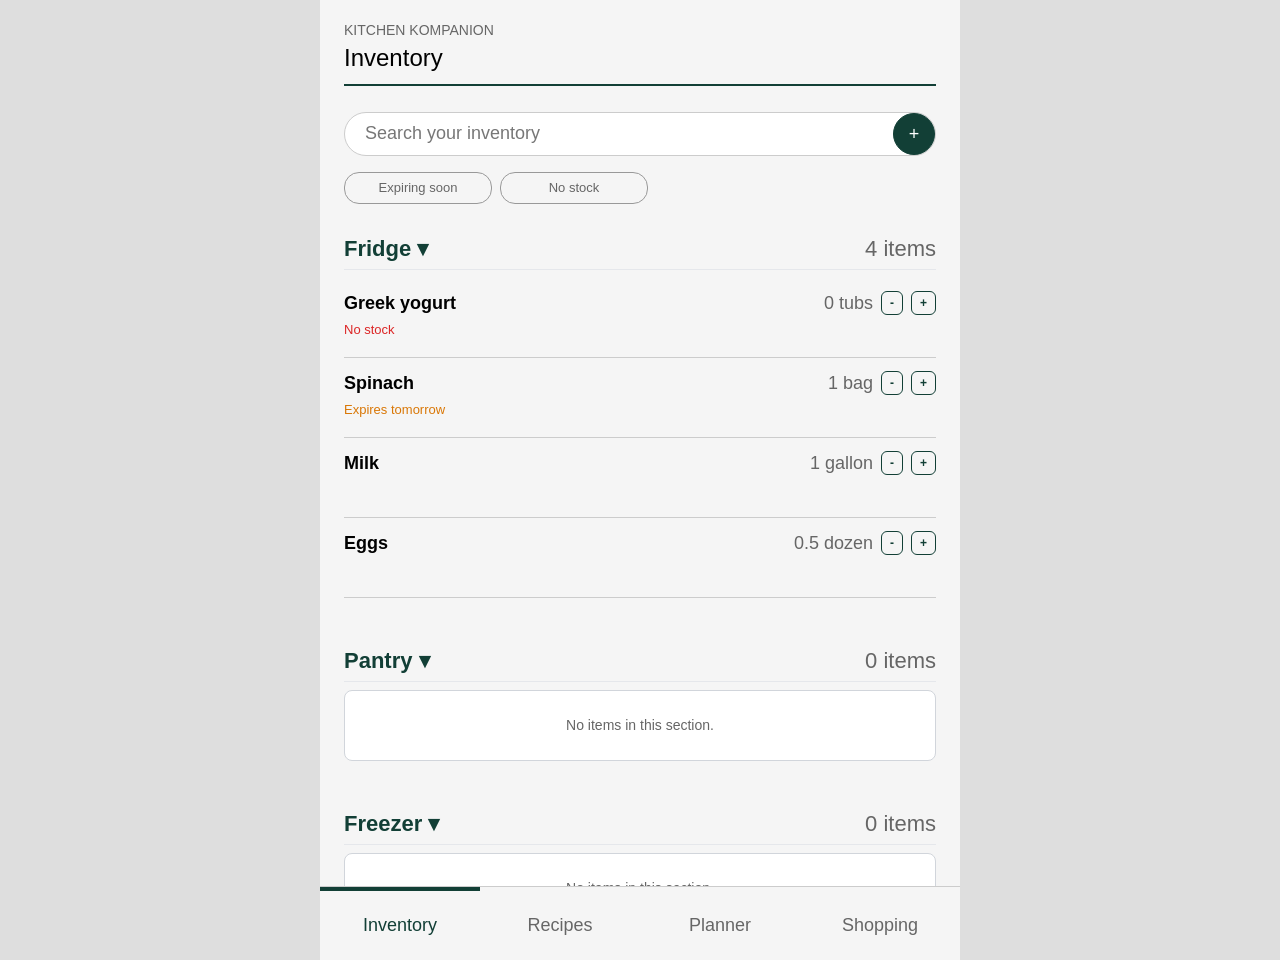
<file: phase_two_checkpoint/index.html>
<!DOCTYPE html>
<html lang="en">
  <head>
    <meta charset="UTF-8">
    <meta name="viewport" content="width=device-width, initial-scale=1.0">
    <title>Kitchen Kompanion - Inventory</title>
    <link rel="stylesheet" href="css/global.css">
    <link rel="stylesheet" href="css/index.css">
  </head>

<body>
  <div class="app inventory-screen">

    <main class="inventory-main">
      <header class="inventory-header">
        <p class="eyebrow">KITCHEN KOMPANION</p>
        <h1>Inventory</h1>
      </header>

      <div class="search-bar">
        <input
          type="text"
          id="inventory-search"
          placeholder="Search your inventory"
          aria-label="Search your inventory"
        >

        <button
          class="add-button"
          type="button"
          onclick="window.location.href='AddItem.html'"
          aria-label="Add inventory item"
        >+</button>
      </div>

      <section class="inventory-controls" aria-label="Recipe filters">

        <div class="inventory-filters" aria-label="Additional filters">
          <button class="inventory-filter" type="button" data-filter="expiring" aria-pressed="false">
            Expiring soon
          </button>
          <button class="inventory-filter" type="button" data-filter="low" aria-pressed="false">
            No stock
          </button>
        </div>

      </section>

      <!-- Fridge Section Bucket -->
      <section class="inventory-section" id="fridge-section">
        <div class="inventory-section-heading" onclick="toggleBucket('fridge-section')">
          <div style="display: flex; align-items: center; gap: 8px;">
            <h2 class="toggle-arrow">Fridge ▾</h2>
          </div>
          <span id="fridge-count">0 items</span>
        </div>

        <ul class="inventory-list" id="fridge-list">
        </ul>
      </section>

      <!-- Pantry Section Bucket -->
      <section class="inventory-section" id="pantry-section">
        <div class="inventory-section-heading" onclick="toggleBucket('pantry-section')">
          <div style="display: flex; align-items: center; gap: 8px;">
            <h2 class="toggle-arrow">Pantry ▾</h2>
          </div>
          <span id="pantry-count">0 items</span>
        </div>

        <ul class="inventory-list" id="pantry-list"></ul>
      </section>

      <!-- Freezer Section Bucket -->
      <section class="inventory-section" id="freezer-section">
        <div class="inventory-section-heading" onclick="toggleBucket('freezer-section')">
          <div style="display: flex; align-items: center; gap: 8px;">
            <h2 class="toggle-arrow">Freezer ▾</h2>
          </div>
          <span id="freezer-count">0 items</span>
        </div>

        <ul class="inventory-list" id="freezer-list"></ul>
      </section>

    </main>

    <nav class="bottom-nav" aria-label="Main navigation">
      <a href="index.html" class="active" aria-current="page">Inventory</a>
      <a href="recipes.html">Recipes</a>
      <a href="meal_planner.html">Planner</a>
      <a href="shopping.html">Shopping</a>
    </nav>
  </div>

  <script src="./js/data.js"></script>
  <script src="./js/inventory.js"></script>
</body>
</html>
</file>
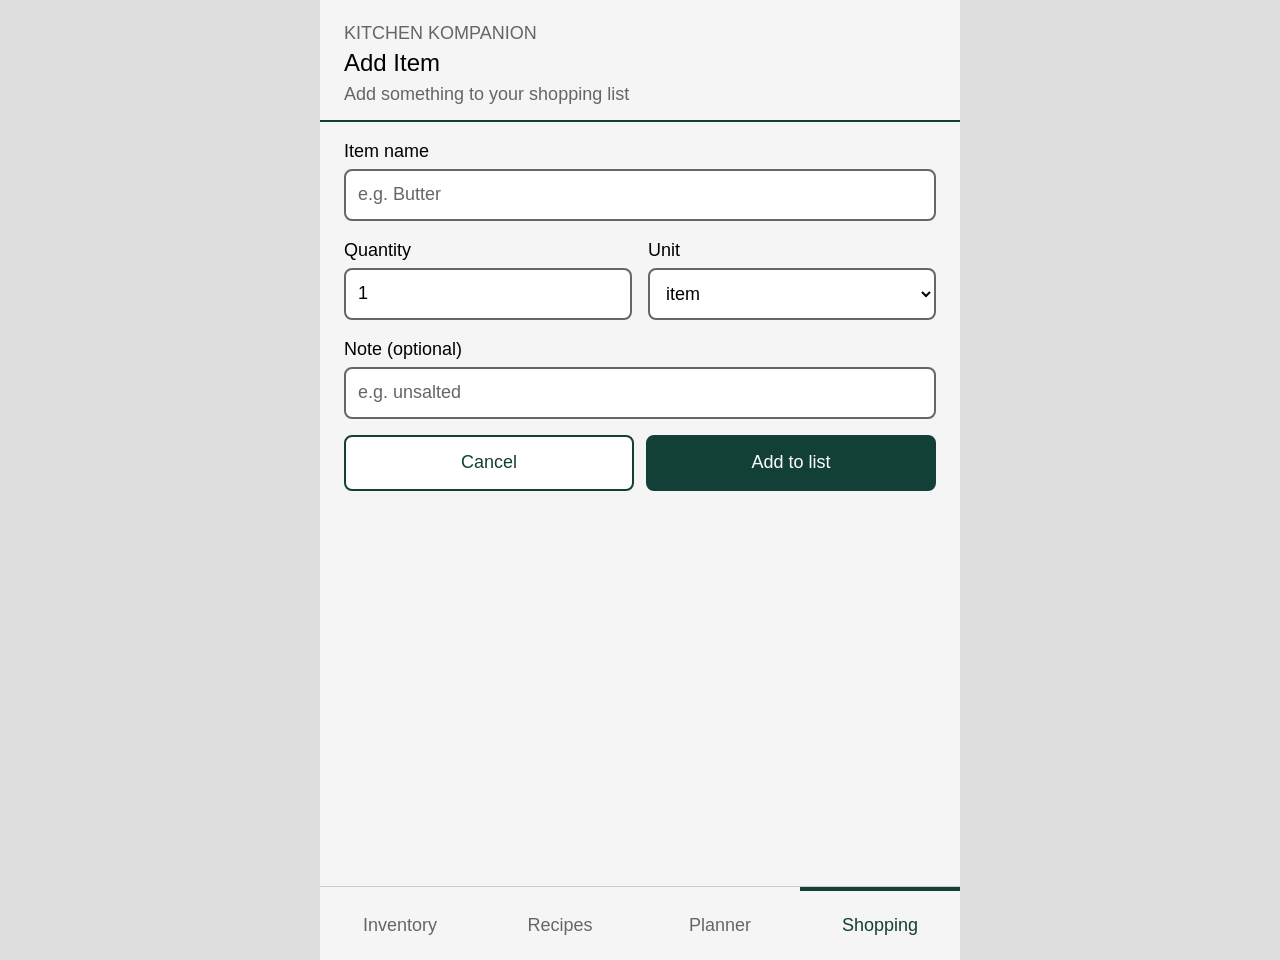
<file: phase_two_checkpoint/AddItem.html>
<!DOCTYPE html>
<html lang="en">
<head>
  <meta charset="UTF-8">
  <title>Kitchen Kompanion - Add Item</title>

  <link rel="stylesheet" href="css/global.css">
  <link rel="stylesheet" href="css/shopping.css">
</head>
<body>

  <div class="app">

    <header class="shop-header">
      <p class="eyebrow">KITCHEN KOMPANION</p>
      <h1>Add Item</h1>
      <p>Add something to your shopping list</p>
    </header>

    <main class="form-main">

      <div class="field">
        <label for="name-input">Item name</label>
        <input type="text" id="name-input" placeholder="e.g. Butter">
        <p class="error-text" id="name-error"></p>
      </div>

      <div class="field-row">
        <div class="field">
          <label for="quantity-input">Quantity</label>
          <input type="number" id="quantity-input" value="1" min="1">
          <p class="error-text" id="quantity-error"></p>
        </div>

        <div class="field">
          <label for="unit-select">Unit</label>
          <select id="unit-select">
            <option value="item">item</option>
            <option value="bottle">bottle</option>
            <option value="bag">bag</option>
            <option value="box">box</option>
            <option value="can">can</option>
            <option value="lb">lb</option>
            <option value="oz">oz</option>
            <option value="gallon">gallon</option>
            <option value="dozen">dozen</option>
          </select>
        </div>
      </div>

      <div class="field">
        <label for="note-input">Note (optional)</label>
        <input type="text" id="note-input" placeholder="e.g. unsalted">
      </div>

      <div class="form-buttons">
        <button class="secondary-button" onclick="goBack()">Cancel</button>
        <button class="primary-button" onclick="saveItem()">Add to list</button>
      </div>

    </main>

    <nav class="bottom-nav">
      <a href="index.html">Inventory</a>
      <a href="recipes.html">Recipes</a>
      <a href="meal_planner.html">Planner</a>
      <a href="shopping.html" class="active" aria-current="page">Shopping</a>
    </nav>

  </div>

  <script src="js/data.js"></script>
  <script src="js/AddItem.js"></script>
</body>
</html>
</file>
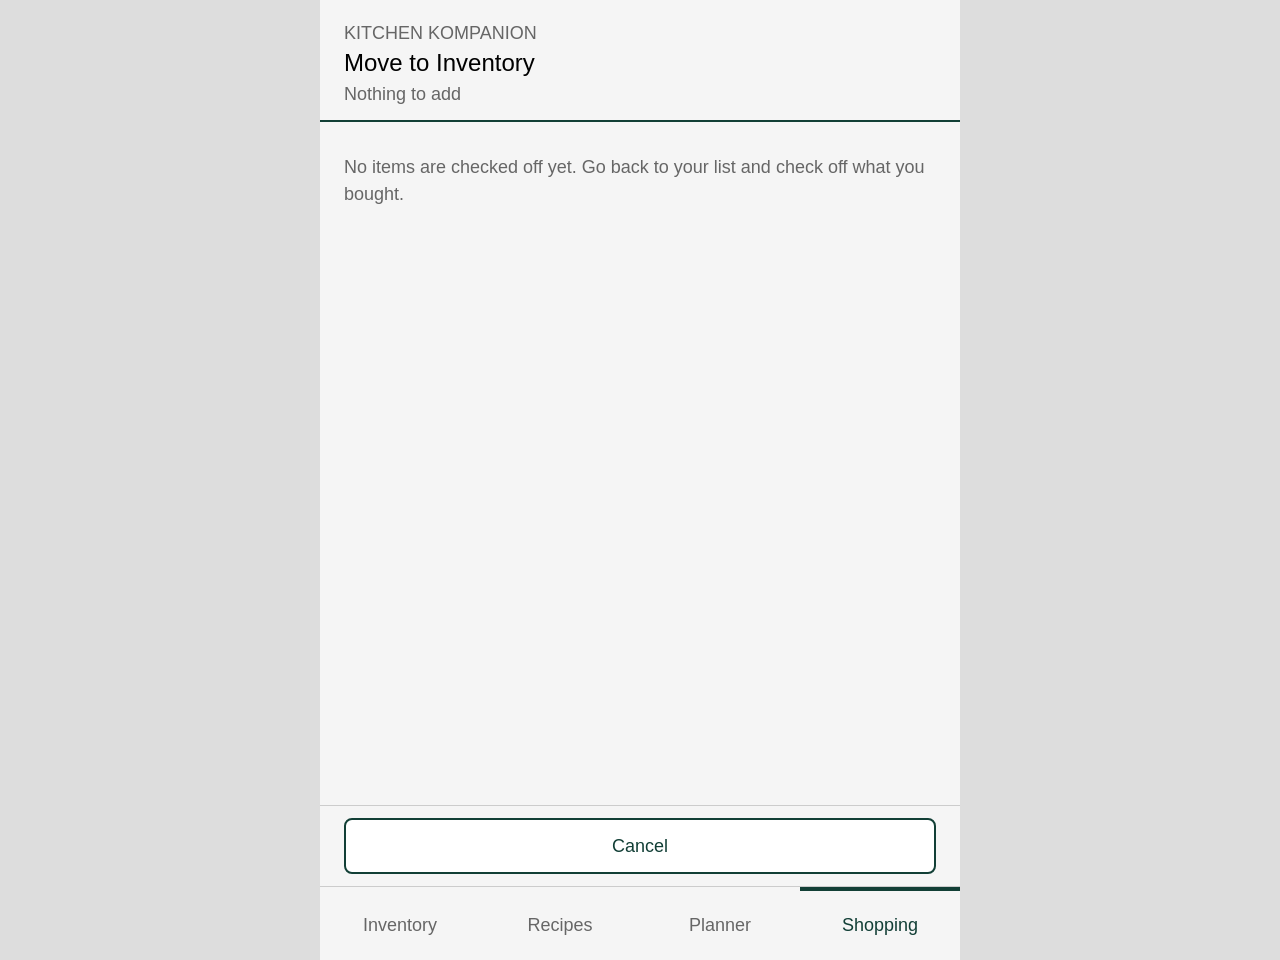
<file: phase_two_checkpoint/bought.html>
<!DOCTYPE html>
<html lang="en">
<head>
  <meta charset="UTF-8">
  <title>Kitchen Kompanion - Move to Inventory</title>

  <link rel="stylesheet" href="css/global.css">
  <link rel="stylesheet" href="css/shopping.css">
</head>
<body>

  <div class="app">

    <header class="shop-header">
      <p class="eyebrow">KITCHEN KOMPANION</p>
      <h1>Move to Inventory</h1>
      <p id="summary">Choose where each item goes</p>
    </header>

    <main class="shop-main">
      <div id="bought-area"></div>
    </main>

    <div class="shop-footer">
      <button class="secondary-button" onclick="goBack()">Cancel</button>
      <button class="primary-button" id="confirm-button" onclick="confirmAdd()">Add to inventory</button>
    </div>

    <nav class="bottom-nav">
      <a href="index.html">Inventory</a>
      <a href="recipes.html">Recipes</a>
      <a href="meal_planner.html">Planner</a>
      <a href="shopping.html" class="active" aria-current="page">Shopping</a>
    </nav>

  </div>

  <script src="js/data.js"></script>
  <script src="js/bought.js"></script>
</body>
</html>
</file>
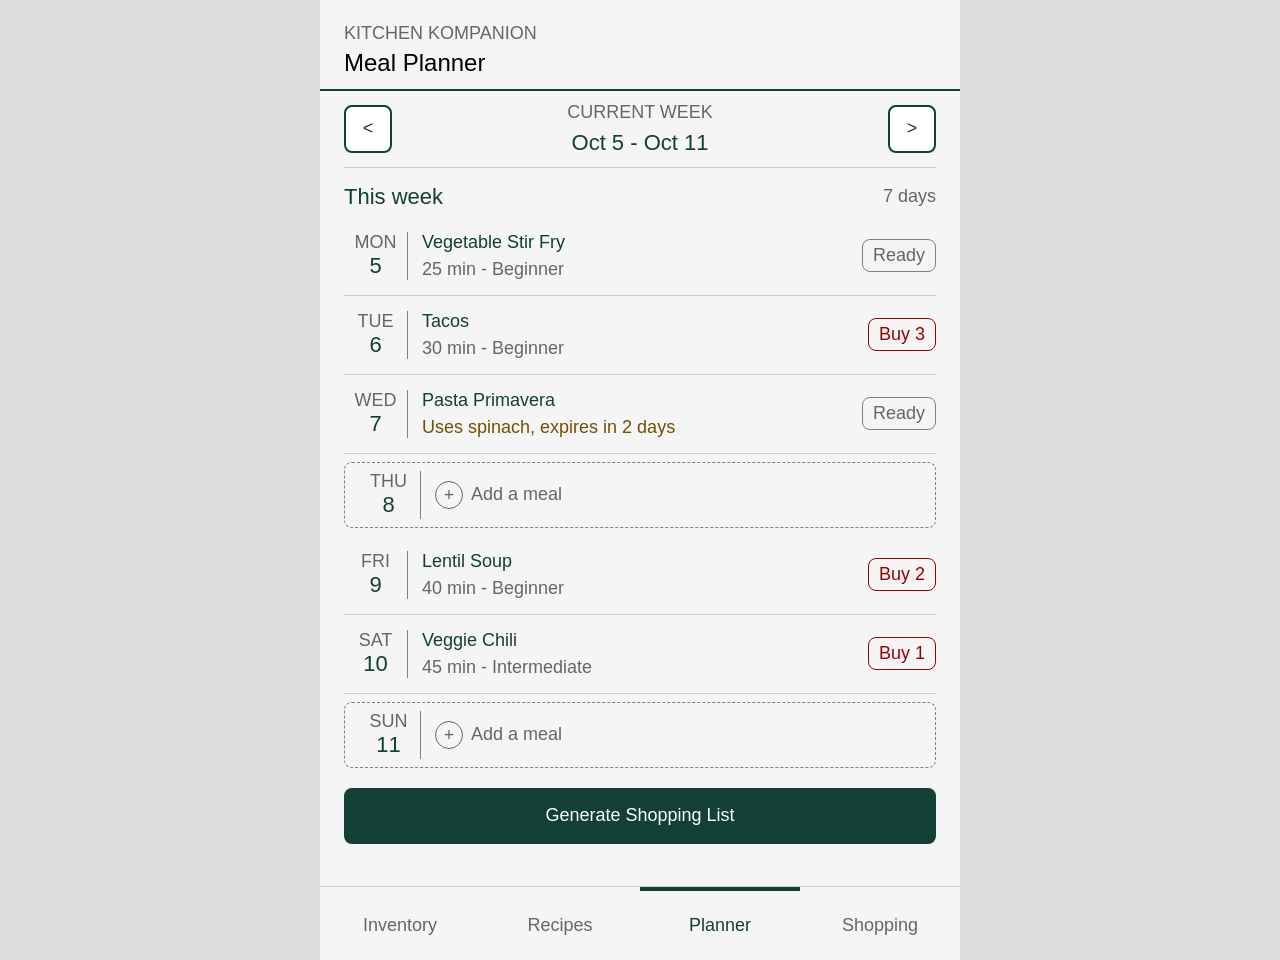
<file: phase_two_checkpoint/meal_planner.html>
<!DOCTYPE html>
<html lang="en">
<head>
    <meta charset="UTF-8">
    <meta name="viewport" content="width=device-width, initial-scale=1.0">
    <title>Meal Planner | Kitchen Kompanion</title>
    <link rel="stylesheet" href="css/global.css">
    <link rel="stylesheet" href="css/meal_planner.css">
</head>
<body>
    <div class="app planner-screen">
        <main>

            <div class="planner-header">
                <p class="eyebrow">KITCHEN KOMPANION</p>
                <h1>Meal Planner</h1>
            </div>


            <div class="week-selector">
                <button class="week-arrow" type="button">&lt;</button>
                <div class="week-text">
                    <p class="week-label">CURRENT WEEK</p>
                    <h2>Oct 5 - Oct 11</h2>
                </div>
                <button class="week-arrow" type="button">&gt;</button>
            </div>


            <div class="meal-section">
                <div class="section-heading">
                    <h2>This week</h2>
                    <span>7 days</span>
                </div>

                <div class="meal-list" id="mealList">
                    <!-- rows get added here by meal_planner.js -->
                </div>

                <button type="button" id="generateBtn" class="primary-button" onclick="generateShoppingList()">
                    Generate Shopping List
                </button>
            </div>

        </main>


        <nav class="bottom-nav">
            <a href="index.html">Inventory</a>
            <a href="recipes.html">Recipes</a>
            <a href="meal_planner.html" class="active" aria-current="page">Planner</a>
            <a href="shopping.html">Shopping</a>
        </nav>

    </div>


    <script src="js/data.js"></script>
    <script src="js/meal_planner.js"></script>
</body>
</html>
</file>
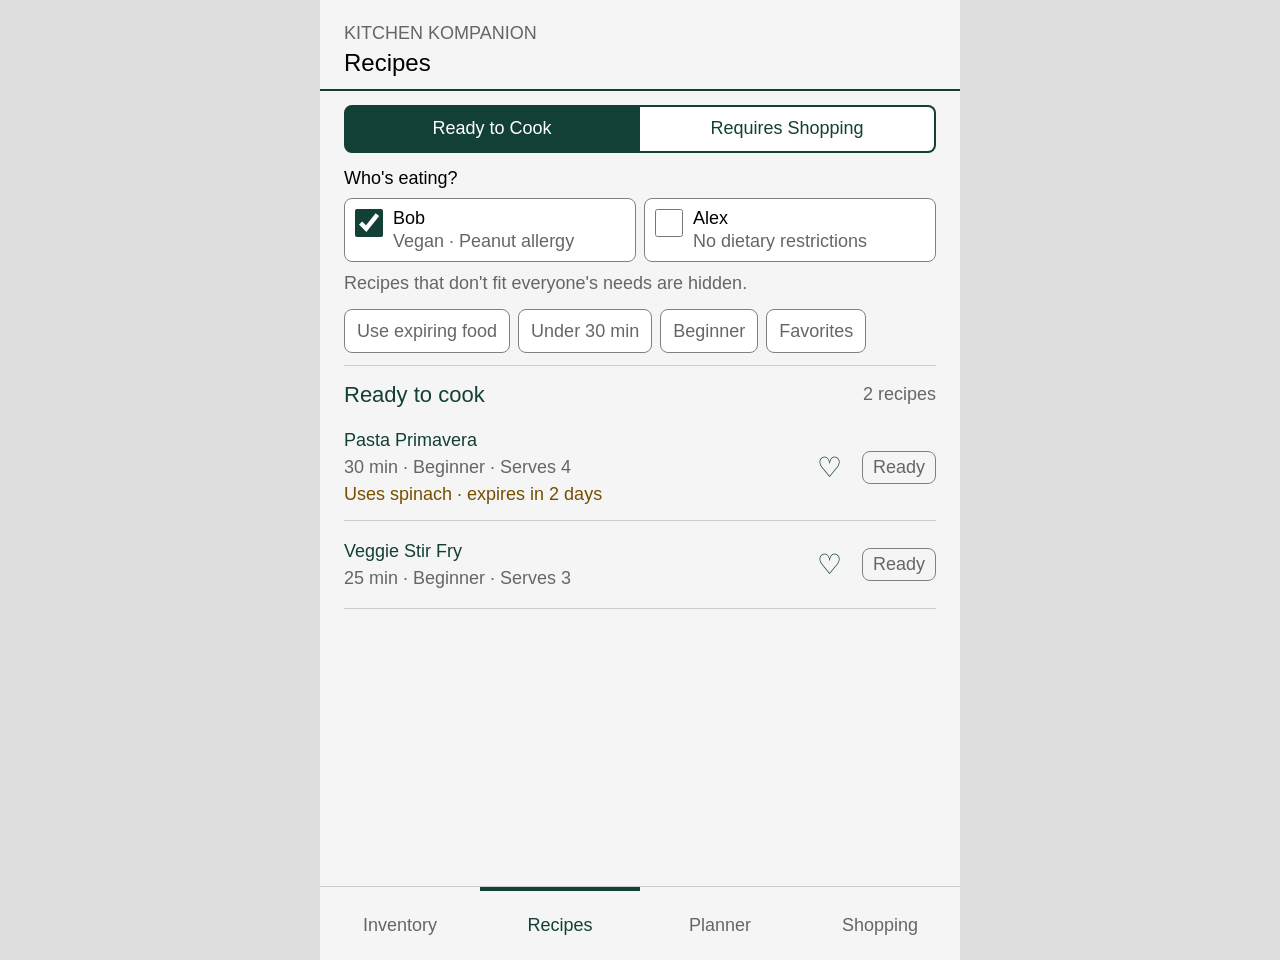
<file: phase_two_checkpoint/recipes.html>
<!DOCTYPE html>
<html lang="en">
<head>
    <meta charset="UTF-8">
    <meta name="viewport" content="width=device-width, initial-scale=1.0">
    <title>Kitchen Kompanion | Recipes</title>

    <link rel="stylesheet" href="./css/global.css">
    <link rel="stylesheet" href="./css/recipes.css">
</head>

<body>
    <div class="app recipes-screen">
        <main>
            <header class="recipes-header">
                <p class="eyebrow">KITCHEN KOMPANION</p>
                <h1>Recipes</h1>
            </header>

            <section class="recipe-controls" aria-label="Recipe filters">
                <div class="recipe-tabs" role="group" aria-label="Ingredient availability">
                    <button class="recipe-tab active" type="button" data-availability="ready" aria-pressed="true">
                        Ready to Cook
                    </button>
                    <button class="recipe-tab" type="button" data-availability="shopping" aria-pressed="false">
                        Requires Shopping
                    </button>
                </div>

                <fieldset class="diner-picker">
                    <legend>Who's eating?</legend>
                    <label class="diner-option">
                        <input type="checkbox" name="diner" value="bob" checked>
                        <span><strong>Bob</strong><small>Vegan · Peanut allergy</small></span>
                    </label>
                    <label class="diner-option">
                        <input type="checkbox" name="diner" value="alex">
                        <span><strong>Alex</strong><small>No dietary restrictions</small></span>
                    </label>
                    <p class="diner-hint">Recipes that don't fit everyone's needs are hidden.</p>
                </fieldset>

                <div class="recipe-filters" aria-label="Additional filters">
                    <button class="recipe-filter" type="button" data-filter="expiring" aria-pressed="false">
                        Use expiring food
                    </button>
                    <button class="recipe-filter" type="button" data-filter="quick" aria-pressed="false">
                        Under 30 min
                    </button>
                    <button class="recipe-filter" type="button" data-filter="beginner" aria-pressed="false">
                        Beginner
                    </button>
                    <button class="recipe-filter" type="button" data-filter="favorites" aria-pressed="false">
                        Favorites
                    </button>
                </div>
            </section>

            <section class="recipe-section" aria-labelledby="recipe-heading">
                <div class="recipe-section-heading">
                    <h2 id="recipe-heading">Ready to cook</h2>
                    <span id="recipe-count" aria-live="polite"></span>
                </div>
                <p id="recipe-empty" class="recipe-empty" hidden>No recipes match these filters.</p>
                <ul class="recipe-list" id="recipe-list" aria-live="polite"></ul>
            </section>
        </main>

        <nav class="bottom-nav" aria-label="Main navigation">
            <a href="index.html">Inventory</a>
            <a href="recipes.html" class="active" aria-current="page">Recipes</a>
            <a href="meal_planner.html">Planner</a>
            <a href="shopping.html">Shopping</a>
        </nav>
    </div>

    <script src="./js/data.js"></script>
    <script src="./js/recipes.js"></script>
</body>
</html>
</file>
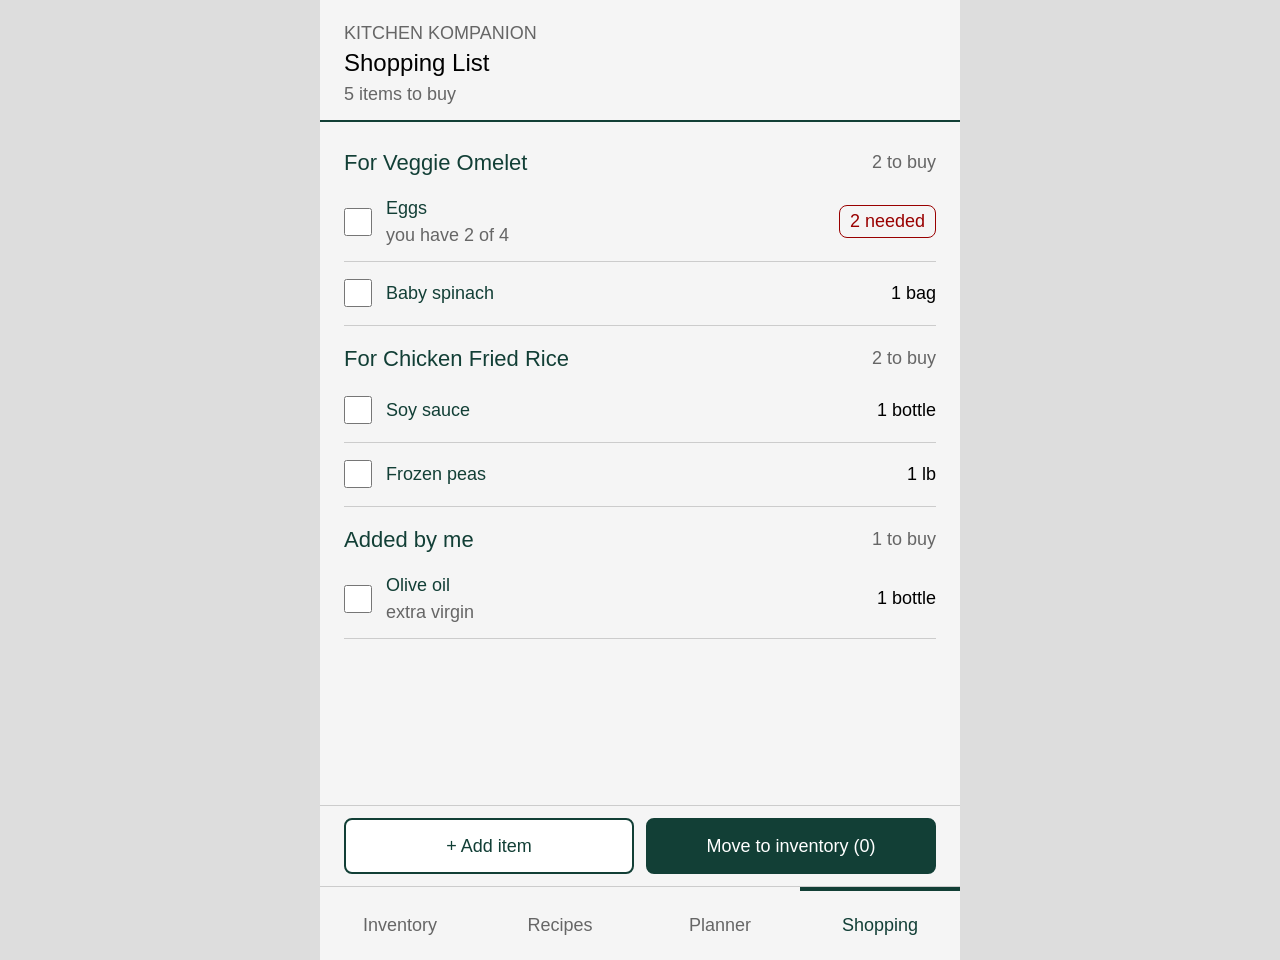
<file: phase_two_checkpoint/shopping.html>
<!DOCTYPE html>
<html lang="en">
<head>
    <meta charset="UTF-8">
    <meta name="viewport" content="width=device-width, initial-scale=1.0">
    <title>Kitchen Kompanion | Shopping List</title>

    <link rel="stylesheet" href="./css/global.css">
    <link rel="stylesheet" href="./css/shopping.css">
</head>
<body>
    <div class="app">
        <header class="shop-header">
            <p class="eyebrow">KITCHEN KOMPANION</p>
            <h1>Shopping List</h1>
            <p id="summary" aria-live="polite"></p>
        </header>

        <main class="shop-main">
            <div id="message" class="message" hidden></div>
            <div id="list-area"></div>
        </main>

        <div class="shop-footer">
            <button class="secondary-button" type="button" onclick="goToAddItem()">+ Add item</button>
            <button class="primary-button" id="move-button" type="button" onclick="goToBought()">Move to inventory (0)</button>
        </div>

        <nav class="bottom-nav" aria-label="Main navigation">
            <a href="index.html">Inventory</a>
            <a href="recipes.html">Recipes</a>
            <a href="meal_planner.html">Planner</a>
            <a href="shopping.html" class="active" aria-current="page">Shopping</a>
        </nav>
    </div>

    <script src="./js/data.js"></script>
    <script src="./js/shopping.js"></script>
</body>
</html>
</file>
<file: phase_two_checkpoint/css/global.css>
/* global.css - shared by every screen.. */

   :root {
    font-family: "SF Pro", "SF Pro Text", -apple-system, Arial, sans-serif;
    color: #000000;
    background: #ddd;        /* page behind the phone frame */
    line-height: 1.5;

    /* style guide colors */
    --accent: #123F36;
    --accent-text: #FFFFFF;
    --background: #F5F5F5;
    --background-text: #000000;
    --background-subtext: #666666;
    --warning-text: #990000;
    --subwarning-text: #BF9000;

    /* style guide font sizes (only these three sizes are used) */
    --header-size: 24px;     /* SF Pro Regular 24 */
    --subheader-size: 22px;  /* SF Pro Medium 22 */
    --body-size: 18px;       /* SF Pro Regular 18 */

    /* shared extras */
    --amber-text: #744F00;   /* a darker Subwarning: #BF9000 is only about 2.7:1 on the gray, too faint to read */
    --line: #cccccc;         /* thin divider lines */
    --line-strong: #808080;  /* borders on chips and buttons */
    --radius: 8px;           /* every button, chip and box uses this corner */
}

*,
*::before,
*::after {
    box-sizing: border-box;
}

html,
body {
    margin: 0;
    min-width: 320px;
    min-height: 100%;
}

body {
    min-height: 100vh;
    font-size: var(--body-size);
}

h1, h2, h3 {
    margin: 0;
    font-weight: 500;
}

strong {
    font-weight: 500;
}

button,
input,
select {
    font-family: inherit;
    font-size: var(--body-size);
}

/* ---------- The 640x960 phone screen every page sits inside ---------- */
.app {
    position: relative;       /* lets the keyboard picture sit at the bottom */
    width: 640px;
    height: 960px;
    margin: 0 auto;
    background: var(--background);
    display: flex;
    flex-direction: column;   /* header on top, content in the middle, nav at the bottom */
    overflow: hidden;
}

/* the scrolling area between the header and the nav */
.app main {
    flex: 1;
    min-height: 0;
    overflow-y: auto;
}

/* ---------- Header (same on every screen) ---------- */
.inventory-header,
.recipes-header,
.planner-header,
.shop-header {
    position: sticky;         
    top: 0;
    z-index: 1;
    flex-shrink: 0;
    padding: 20px 24px 12px;
    border-bottom: 2px solid var(--accent);
    background: var(--background);
}

.eyebrow {
    margin: 0 0 2px;
    color: var(--background-subtext);
    font-size: var(--body-size);
    font-weight: 400;
}

.inventory-header h1,
.recipes-header h1,
.planner-header h1,
.shop-header h1 {
    font-size: var(--header-size);
    font-weight: 400;
    line-height: 1.15;
}

/* the gray line under the title */
.shop-header p:not(.eyebrow) {
    margin: 4px 0 0;
    color: var(--background-subtext);
}

/* ---------- Section headings  ---------- */
.section-heading,
.recipe-section-heading,
.storage-header {
    display: flex;
    align-items: center;
    justify-content: space-between;
    margin-bottom: 4px;
}

.section-heading h2,
.recipe-section-heading h2,
.storage-header h2 {
    color: var(--accent);
    font-size: var(--subheader-size);
    font-weight: 500;
}

/* the gray count on the right */
.section-heading span,
.recipe-section-heading span {
    color: var(--background-subtext);
}

/* ---------- List rows  ---------- */
.meal-row,
.recipe-row,
.shop-item,
.inventory-item {
    min-height: 64px;
    padding: 12px 0;
    border-bottom: 1px solid var(--line);
}

/* the name of an item/recipe/meal */
.item-name,
.meal-details h3,
.recipe-details h3 {
    color: var(--accent);
    font-size: var(--body-size);
    font-weight: 500;
}

/* the gray details under a name */
.item-note,
.meal-details p,
.recipe-details p {
    margin: 0;
    color: var(--background-subtext);
}

.item-qty {
    white-space: nowrap;
}

/* amber = "use it soon" (the longer selectors are needed to beat the gray rule above) */
.meal-details .expiring,
.recipe-details .recipe-expiring {
    color: var(--amber-text);
}

/* ---------- Chips  ---------- */
.badge,
.status,
.recipe-status,
.item-qty.short {
    display: inline-flex;
    align-items: center;
    justify-content: center;
    padding: 2px 10px;
    border: 1px solid var(--line-strong);
    border-radius: var(--radius);
    color: var(--background-subtext);
    background: transparent;
    font-size: var(--body-size);
    font-weight: 400;
    white-space: nowrap;
}

.badge-danger,
.status.to-buy,
.recipe-status.to-buy,
.item-qty.short {
    border-color: var(--warning-text);
    color: var(--warning-text);
}

.badge-warning {
    border-color: var(--amber-text);
    color: var(--amber-text);
}

/* ---------- Buttons ---------- */
.primary-button,
.secondary-button {
    min-height: 56px;
    padding: 12px 16px;
    border: 2px solid var(--accent);
    border-radius: var(--radius);
    font-size: var(--body-size);
    font-weight: 500;
    cursor: pointer;
}

.primary-button {
    width: 100%;
    color: var(--accent-text);
    background: var(--accent);
}

.secondary-button {
    color: var(--accent);
    background: #ffffff;
}

/* ---------- Checkboxes ---------- */
input[type="checkbox"] {
    flex-shrink: 0;
    width: 28px;
    height: 28px;
    margin: 0 14px 0 0;
    accent-color: var(--accent);
}

/* ---------- Message box  ---------- */
.message {
    margin: 12px 0 0;
    padding: 12px 16px;
    border: 2px solid var(--accent);
    border-radius: var(--radius);
    color: var(--accent);
    background: #ffffff;
}

.message.warning {
    border-color: var(--warning-text);
    color: var(--warning-text);
}

.message[hidden] {
    display: none;
}

/* ---------- Form boxes ---------- */
.field {
    margin-bottom: 16px;
}

.field label {
    display: block;
    margin-bottom: 4px;
    font-weight: 500;
}

.field input,
.field select {
    width: 100%;
    height: 52px;
    padding: 0 12px;
    border: 2px solid var(--background-subtext);
    border-radius: var(--radius);
    color: var(--background-text);
    background: #ffffff;
}

.field input::placeholder {
    color: var(--background-subtext);
}

.field input.has-error {
    border-color: var(--warning-text);
}

.error-text {
    margin: 4px 0 0;
    color: var(--warning-text);
}

.error-text:empty {
    display: none;
}

/* ---------- Bottom navigation bar ---------- */
.bottom-nav {
    display: grid;
    grid-template-columns: repeat(4, 1fr);
    min-height: 74px;
    flex-shrink: 0;
    border-top: 1px solid var(--line);
    background: var(--background);
}

.bottom-nav a {
    display: flex;
    align-items: center;
    justify-content: center;
    padding: 14px 4px;
    border-top: 4px solid transparent;
    color: var(--background-subtext);
    font-size: var(--body-size);
    text-decoration: none;
}

/* the tab for the page you are on */
.bottom-nav a.active {
    border-top-color: var(--accent);
    color: var(--accent);
    font-weight: 500;
}

/* keyboard users: a clear outline on whatever is selected */
a:focus-visible,
button:focus-visible,
input:focus-visible,
select:focus-visible {
    outline: 3px solid var(--accent);
    outline-offset: 2px;
}

.bottom-nav a:focus-visible {
    outline-offset: -6px;
}

/* ---------- Temporary "Under development" screen ---------- */
.placeholder {
    padding: 48px 24px;
    text-align: center;
}

.placeholder p {
    margin: 12px 0 0;
    color: var(--background-subtext);
}
</file>
<file: phase_two_checkpoint/css/index.css>
.inventory-screen {
  --inventory-ink: var(--background-text);
  --inventory-muted: var(--background-subtext);
  --inventory-line: #aaa;

  display: flex;
  flex-direction: column;
  min-height: 100%;
  color: var(--background-text);
  background: var(--background);
}

.inventory-screen main {
  flex: 1;
  overflow: hidden;
  padding: 0 24px;
}

/* Header */

.inventory-header {
  padding: 20px 0 12px;
  border-bottom: 2px solid var(--accent);
}

.inventory-header .eyebrow {
  margin: 0 0 3px;
  color: var(--inventory-muted);
  font-size: 14px;
  font-weight: normal;
  letter-spacing: normal;
}

.inventory-header h1 {
  margin: 0;
  color: var(--background-text);
  font-size: var(--header-size);
  font-weight: 400;
  line-height: 1.15;
}

.search-bar {
  display: flex;
  align-items: center;
  background-color: #ffffff;
  border: 1px solid #cccccc;
  border-radius: 30px;
  padding: 0px 0px 0px 20px;
  margin-top: 10px;
}

.search-bar input {
  flex: 1;
  border: none;
  outline: none;
  background: transparent;
  font-size: var(--body-size);
  color: #333333;
  padding: 10px 10px 10px 0px;
}

.search-bar input::placeholder {
  color: #777777;
  padding: 10px 10px 10px 0px;
}

.search-bar .add-button {
  width: 42px;
  height: 42px;
  border-radius: 30px;
  background-color: var(--accent);
  color: #FFFFFF;
  border: 1px solid var(--accent);
  font-size: 18px;
  line-height: 1;
  display: flex;
  align-items: center;
  justify-content: center;
  cursor: pointer;
}

.inventory-main {
  padding: 0 16px 24px 16px;
  display: flex;
  flex-direction: column;
  gap: 16px;
}

.inventory-filter {
  width: 100%;
  padding: 8px;
  border-radius: 4px;
  border: 1px solid #cccccc;
  background-color: #ffffff;
  font-size: 14px;
}

/* Filters */

.inventory-controls {
  padding: 0px 0 12px;
}

.inventory-filters {
  display: flex;
  gap: 8px;
  overflow-x: auto;
  scrollbar-width: none;
  width: 100%;
}

.inventory-filters::-webkit-scrollbar {
  display: none;
}

.inventory-filter {
  flex-shrink: 0;
  min-height: 32px;
  padding: 5px 10px;
  border: 1px solid #999;
  border-radius: 15px;
  color: var(--inventory-muted);
  background: transparent;
  font-family: inherit;
  font-size: 13px;
  font-weight: 400;
  white-space: nowrap;
  cursor: pointer;
  width: 25%;
}

.inventory-filter.active {
  border-color: var(--accent);
  color: var(--accent);
  background: transparent;
  font-weight: bold;
}

.inventory-filter:focus-visible {
  outline: 3px solid #6d9d8e;
  outline-offset: -3px;
}

/* Inventory section & headings */
.inventory-section {
  margin-bottom: 30px;
}

/* Clickable headers */
.inventory-section-heading {
  display: flex;
  align-items: baseline;
  justify-content: space-between;
  margin-bottom: 8px;
  padding-bottom: 4px;
  border-bottom: 1px solid #e5e7eb;
  cursor: pointer;
  user-select: none;
}

/* Collapsed state */
.inventory-section.collapsed .inventory-list {
  display: none;
}

.inventory-section-heading h2 {
  margin: 0;
  color: var(--accent);
  font-size: var(--subheader-size);
  font-weight: 600;
}

.inventory-section-heading span {
  color: var(--inventory-muted);
  font-size: var(--subheader-size);
}

/* Inventory list rows */
.inventory-list {
  display: flex;
  flex-direction: column;
  gap: 0;
  margin: 0;
  padding: 0;
  list-style: none;
}

.recipe-row {
  display: grid;
  grid-template-columns: minmax(0, 1fr) auto;
  align-items: start; /* Aligns both columns to the top */
  min-height: 80px;
  padding: 12px 0;
  border: 0;
  border-bottom: 1px solid #ccc;
  background: transparent;
}

/* Item details text styling */
.recipe-details {
  display: flex;
  flex-direction: column;
  gap: 3px;
  min-width: 0;
  flex: 1;
  padding-right: 12px;
}

.recipe-details h3 {
  margin: 0;
  font-size: var(--body-size);
  font-weight: 600;
  color: var(--background-text);
}

.recipe-details p {
  margin: 0;
  font-size: 13px;
  color: var(--inventory-muted);
}

/* Status alerts / expiring notes */
.recipe-expiring {
  color: #d97706 !important; /* warm warning yellow/orange */
  font-weight: 500;
}

.recipe-missing {
  color: #dc2626 !important; /* danger red for no stock */
  font-weight: 500;
}

.recipe-actions {
  display: flex;
  align-items: center;
  gap: 8px;
  align-self: start; /* Locks the right controls to the top */
  font-size: var(--body-size);
}

.add-ingredients {
  padding: 6px 12px;
  border: 1px solid var(--accent);
  border-radius: 6px;
  color: var(--accent);
  background: transparent;
  font-family: inherit;
  font-size: 12px;
  font-weight: 500;
  cursor: pointer;
  transition: all 0.2s ease;
}

.add-ingredients:hover:not(:disabled) {
  background-color: var(--accent);
  color: #ffffff;
}

.add-ingredients:disabled {
  border-color: #d1d5db;
  color: #9ca3af;
  background-color: #f9fafb;
  cursor: default;
  font-size: var(--body-size);
}

.inventory-empty {
  padding: 24px 0;
  color: var(--inventory-muted);
  font-size: 14px;
  text-align: center;
  background: #ffffff;
  border: 1px solid #d1d5db;
  border-radius: 8px;
}

/* Phone-sized app preview */

/* ---------- Add Item form ---------- */
.form-main {
  padding: 16px 24px;
}

.field-row,
.form-buttons {
  display: flex;
  gap: 16px;
}

.field-row .field,
.bought-choices .field {
  flex: 1;
}

.form-buttons {
  gap: 12px;
  margin-top: 8px;
}

/* ---------- Move to Inventory screen ---------- */
.bought-item {
  padding: 14px 0;
  border-bottom: 1px solid var(--line);
}

.bought-title {
  display: flex;
  justify-content: space-between;
  margin-bottom: 8px;
  font-weight: 500;
}

.bought-choices {
  display: flex;
  gap: 16px;
}

.bought-choices .field {
  margin-bottom: 0;
}

html,
body {
  margin: 0;
  min-height: 100%;
}

body {
  display: flex;
  justify-content: center;
  align-items: flex-start;
  background: #dedede;
}

.inventory-screen main {
  flex: 1;
  min-height: 0;
  overflow-y: auto;
  padding: 0 24px;
}
</file>
<file: phase_two_checkpoint/css/shopping.css>
.shop-main {
    padding: 8px 24px 16px;
  }
  
  /* ---------- Groups  ---------- */
  .shop-group {
    margin-top: 16px;
  }
  
  .shop-list {
    margin: 0;
    padding: 0;
    list-style: none;
  }
  
  .shop-item {
    display: flex;
    align-items: center;
  }
  
  .shop-item label {
    display: flex;
    flex: 1;
    flex-direction: column;
  }
  
  .item-qty {
    margin-left: 12px;
  }
  
  /* checked-off items */
  .shop-item input:checked + label .item-name {
    color: var(--background-subtext);
    text-decoration: line-through;
  }
  
  .empty-text {
    margin: 24px 0;
    color: var(--background-subtext);
  }
  
  .link-button {
    margin-top: 16px;
    padding: 12px 0;
    border: 0;
    color: var(--accent);
    background: none;
    text-decoration: underline;
  }
  
  /* ---------- Footer with the buttons ---------- */
  .shop-footer {
    display: flex;
    flex-shrink: 0;
    gap: 12px;
    padding: 12px 24px;
    border-top: 1px solid var(--line);
    background: var(--background);
  }
  
  .shop-footer button,
  .form-buttons button {
    flex: 1;
    width: auto;
  }
  
  /* ---------- Add Item form ---------- */
  .form-main {
    padding: 16px 24px;
  }
  
  .field-row,
  .form-buttons {
    display: flex;
    gap: 16px;
  }
  
  .field-row .field,
  .bought-choices .field {
    flex: 1;
  }
  
  .form-buttons {
    gap: 12px;
    margin-top: 8px;
  }
  
  /* ---------- Move to Inventory screen ---------- */
  .bought-item {
    padding: 14px 0;
    border-bottom: 1px solid var(--line);
  }
  
  .bought-title {
    display: flex;
    justify-content: space-between;
    margin-bottom: 8px;
    font-weight: 500;
  }
  
  .bought-choices {
    display: flex;
    gap: 16px;
  }
  
  .bought-choices .field {
    margin-bottom: 0;
  }
</file>
<file: phase_two_checkpoint/css/meal_planner.css>
.planner-screen main {
    padding: 0;
}

/* ---------- Week selector ---------- */
.week-selector {
    display: flex;
    align-items: center;
    justify-content: space-between;
    margin: 0 24px;
    padding: 8px 0;
    border-bottom: 1px solid var(--line);
}

.week-text {
    text-align: center;
}

.week-label {
    margin: 0;
    color: var(--background-subtext);
}

.week-selector h2 {
    color: var(--accent);
    font-size: var(--subheader-size);
    font-weight: 500;
}

.week-arrow {
    width: 48px;
    height: 48px;
    padding: 0;
    border: 2px solid var(--accent);
    border-radius: var(--radius);
    color: var(--accent);
    background: #ffffff;
    font-weight: 500;
    cursor: pointer;
}

/* ---------- Meal list ---------- */
.meal-section {
    margin: 12px 24px 0;
}

.meal-list {
    margin: 0;
    padding: 0;
}

.meal-row {
    display: flex;
    align-items: center;
    cursor: pointer;
}

.date {
    width: 64px;
    margin-right: 14px;
    border-right: 1px solid var(--line-strong);
    text-align: center;
}

.date p {
    margin: 0;
    color: var(--background-subtext);
    line-height: 1.2;
}

.date .day-num {
    color: var(--accent);
    font-size: var(--subheader-size);
    font-weight: 500;
}

.meal-details {
    flex: 1;
}

/* an empty day */
.meal-row.empty {
    min-height: 56px;
    margin: 8px 0;
    padding: 8px 12px;
    border: 1px dashed var(--line-strong);
    border-radius: var(--radius);
}

.empty-meal {
    display: flex;
    align-items: center;
    gap: 8px;
    color: var(--background-subtext);
}

.plus {
    display: inline-flex;
    align-items: center;
    justify-content: center;
    width: 28px;
    height: 28px;
    border: 1px solid var(--background-subtext);
    border-radius: 50%;
    line-height: 1;
}

#generateBtn {
    margin-top: 12px;
}
</file>
<file: phase_two_checkpoint/css/recipes.css>
.recipes-screen main {
    padding: 0;
}

/* ---------- Controls ---------- */
.recipe-controls {
    margin: 0 24px;
    padding: 14px 0 12px;
    border-bottom: 1px solid var(--line);
}

/* Ready to Cook | Requires Shopping */
.recipe-tabs {
    display: grid;
    grid-template-columns: 1fr 1fr;
    margin-bottom: 12px;
}

.recipe-tab {
    min-height: 48px;
    padding: 8px 10px;
    border: 2px solid var(--accent);
    color: var(--accent);
    background: #ffffff;
    font-weight: 500;
    cursor: pointer;
}

.recipe-tab:first-child {
    border-radius: var(--radius) 0 0 var(--radius);
}

.recipe-tab:last-child {
    border-radius: 0 var(--radius) var(--radius) 0;
}

.recipe-tab + .recipe-tab {
    border-left: 0;
}

.recipe-tab.active {
    color: var(--accent-text);
    background: var(--accent);
}

/* ---------- Who's eating ---------- */
.diner-picker {
    display: grid;
    grid-template-columns: 1fr 1fr;
    gap: 8px;
    margin: 0 0 12px;
    padding: 0;
    border: 0;
}

.diner-picker legend {
    margin-bottom: 6px;
    padding: 0;
    font-weight: 500;
}

.diner-option {
    display: flex;
    align-items: flex-start;
    gap: 10px;
    min-width: 0;
    padding: 8px 10px;
    border: 1px solid var(--line-strong);
    border-radius: var(--radius);
    background: #ffffff;
    cursor: pointer;
}

.diner-option input {
    margin: 2px 0 0;
}

.diner-option span {
    display: grid;
    min-width: 0;
    line-height: 1.3;
}

.diner-option small {
    color: var(--background-subtext);
    font-size: var(--body-size);
}

.diner-hint {
    grid-column: 1 / -1;
    margin: 0;
    color: var(--background-subtext);
}

/* ---------- Filter chips ---------- */
.recipe-filters {
    display: flex;
    flex-wrap: wrap;
    gap: 8px;
}

.recipe-filter {
    min-height: 44px;
    padding: 6px 12px;
    border: 1px solid var(--line-strong);
    border-radius: var(--radius);
    color: var(--background-subtext);
    background: #ffffff;
    white-space: nowrap;
    cursor: pointer;
}

.recipe-filter.active {
    border-color: var(--accent);
    color: var(--accent-text);
    background: var(--accent);
    font-weight: 500;
}

/* ---------- Recipe list ---------- */
.recipe-section {
    margin: 12px 24px 0;
}

.recipe-list {
    margin: 0;
    padding: 0;
    list-style: none;
}

.recipe-row {
    display: grid;
    grid-template-columns: minmax(0, 1fr) auto;
    align-items: center;
    gap: 12px;
    min-height: 88px;
}

.recipe-details h3 {
    overflow: hidden;
    text-overflow: ellipsis;
    white-space: nowrap;
}

.recipe-details .recipe-missing {
    color: var(--warning-text);
}

.recipe-empty {
    padding: 18px 0;
    color: var(--background-subtext);
    text-align: center;
}

/* ---------- Heart and "Add missing to list" ---------- */
.recipe-actions {
    display: flex;
    align-items: center;
    gap: 8px;
}

.favorite {
    display: grid;
    width: 48px;
    height: 48px;
    padding: 0;
    place-items: center;
    border: 0;
    color: var(--accent);
    background: none;
    font-size: 28px;
    line-height: 1;
    cursor: pointer;
}

.add-ingredients {
    width: 132px;
    min-height: 56px;
    padding: 6px 8px;
    border: 2px solid var(--accent);
    border-radius: var(--radius);
    color: var(--accent);
    background: #ffffff;
    font-weight: 500;
    line-height: 1.2;
    text-align: center;
    cursor: pointer;
}

.add-ingredients:disabled {
    border-color: var(--line-strong);
    color: var(--background-subtext);
    font-weight: 400;
    cursor: default;
}
</file>
